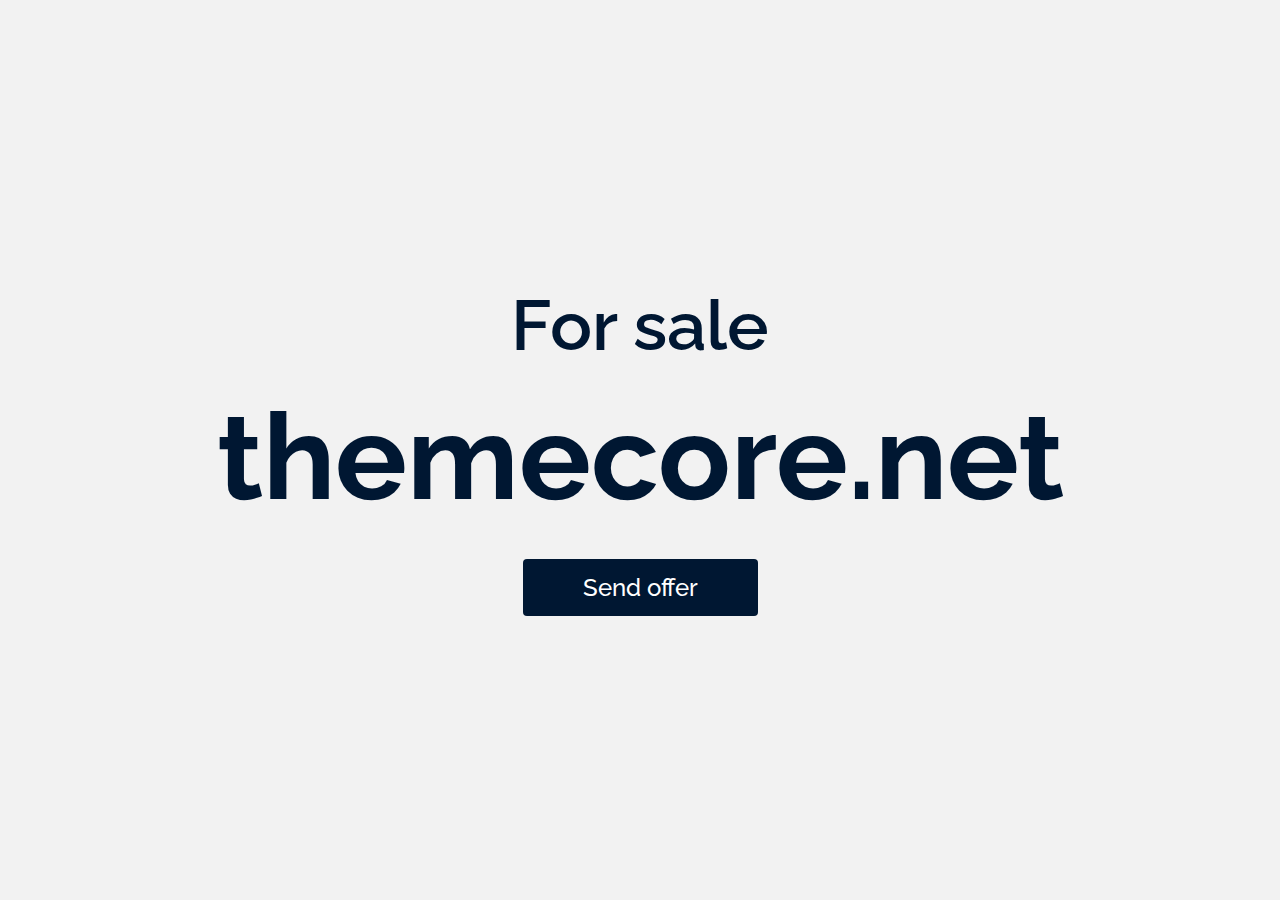
<file: index.html>
<!DOCTYPE html>
<html lang="en">
<head>
    <meta charset="UTF-8">
    <meta name="viewport" content="width=device-width, initial-scale=1.0">
    <title>themecore.net - For sale</title>

    <!-- google font Raleway -->
    <link rel="preconnect" href="https://fonts.googleapis.com">
    <link rel="preconnect" href="https://fonts.gstatic.com" crossorigin>
    <link href="https://fonts.googleapis.com/css2?family=Raleway:ital,wght@0,100..900;1,100..900&family=Red+Hat+Text:ital,wght@0,300..700;1,300..700&display=swap" rel="stylesheet">

    <style>
        * {
            padding: 0;
            margin: 0;
        }
        body {
            font-family: "Raleway", sans-serif;
            color: #001732;
            background: #f2f2f2;
        }
        /* title */
        .for-sale {
            font-size: 100px; font-weight: 600;
        }
        /* theme name */
        .theme-name {
            font-size: 160px; font-weight: 700; margin: 20px 0 32px;
        }
        /* btn */
        .btn {
            display: inline-block; font-size: 24px; color: #FFFFFF; font-weight: 500; background: #001732; padding: 14px 60px; border-radius: 4px; text-decoration: none;
        }
        .btn:hover {
            opacity: 85%;
        }
        /* max width 1280px */
        @media only screen and (max-width: 1280px) {
            /* title */
            .for-sale {
                font-size: 70px;
            }
            /* theme name */
            .theme-name {
                font-size: 120px;
            }
        }
        /* max width 1024px */
        @media only screen and (max-width: 1024px) {
            /* title */
            .for-sale {
                font-size: 40px;
            }
            /* theme name */
            .theme-name {
                font-size: 80px;
            }
        }
        /* max width 640px */
        @media only screen and (max-width: 640px) {
            /* title */
            .for-sale {
                font-size: 30px;
            }
            /* theme name */
            .theme-name {
                font-size: 40px;
            }
            /* btn */
            .btn {
                padding: 10px 30px;
            }
        }
    </style>

</head>
<body>
    <div style="height: 100vh; display: flex; align-items: center; justify-content: center;">
        <div style="text-align: center;">
            <!-- title -->
            <h2 class="for-sale">
                For sale
            </h2>
            <!-- theme name -->
            <h1 class="theme-name">
                themecore.net
            </h1>
            <!-- button -->
            <a href="mailto:contacts.shoriful@gmail.com" class="btn">
                Send offer
            </a>
        </div>
    </div>
</body>
</html>
</file>
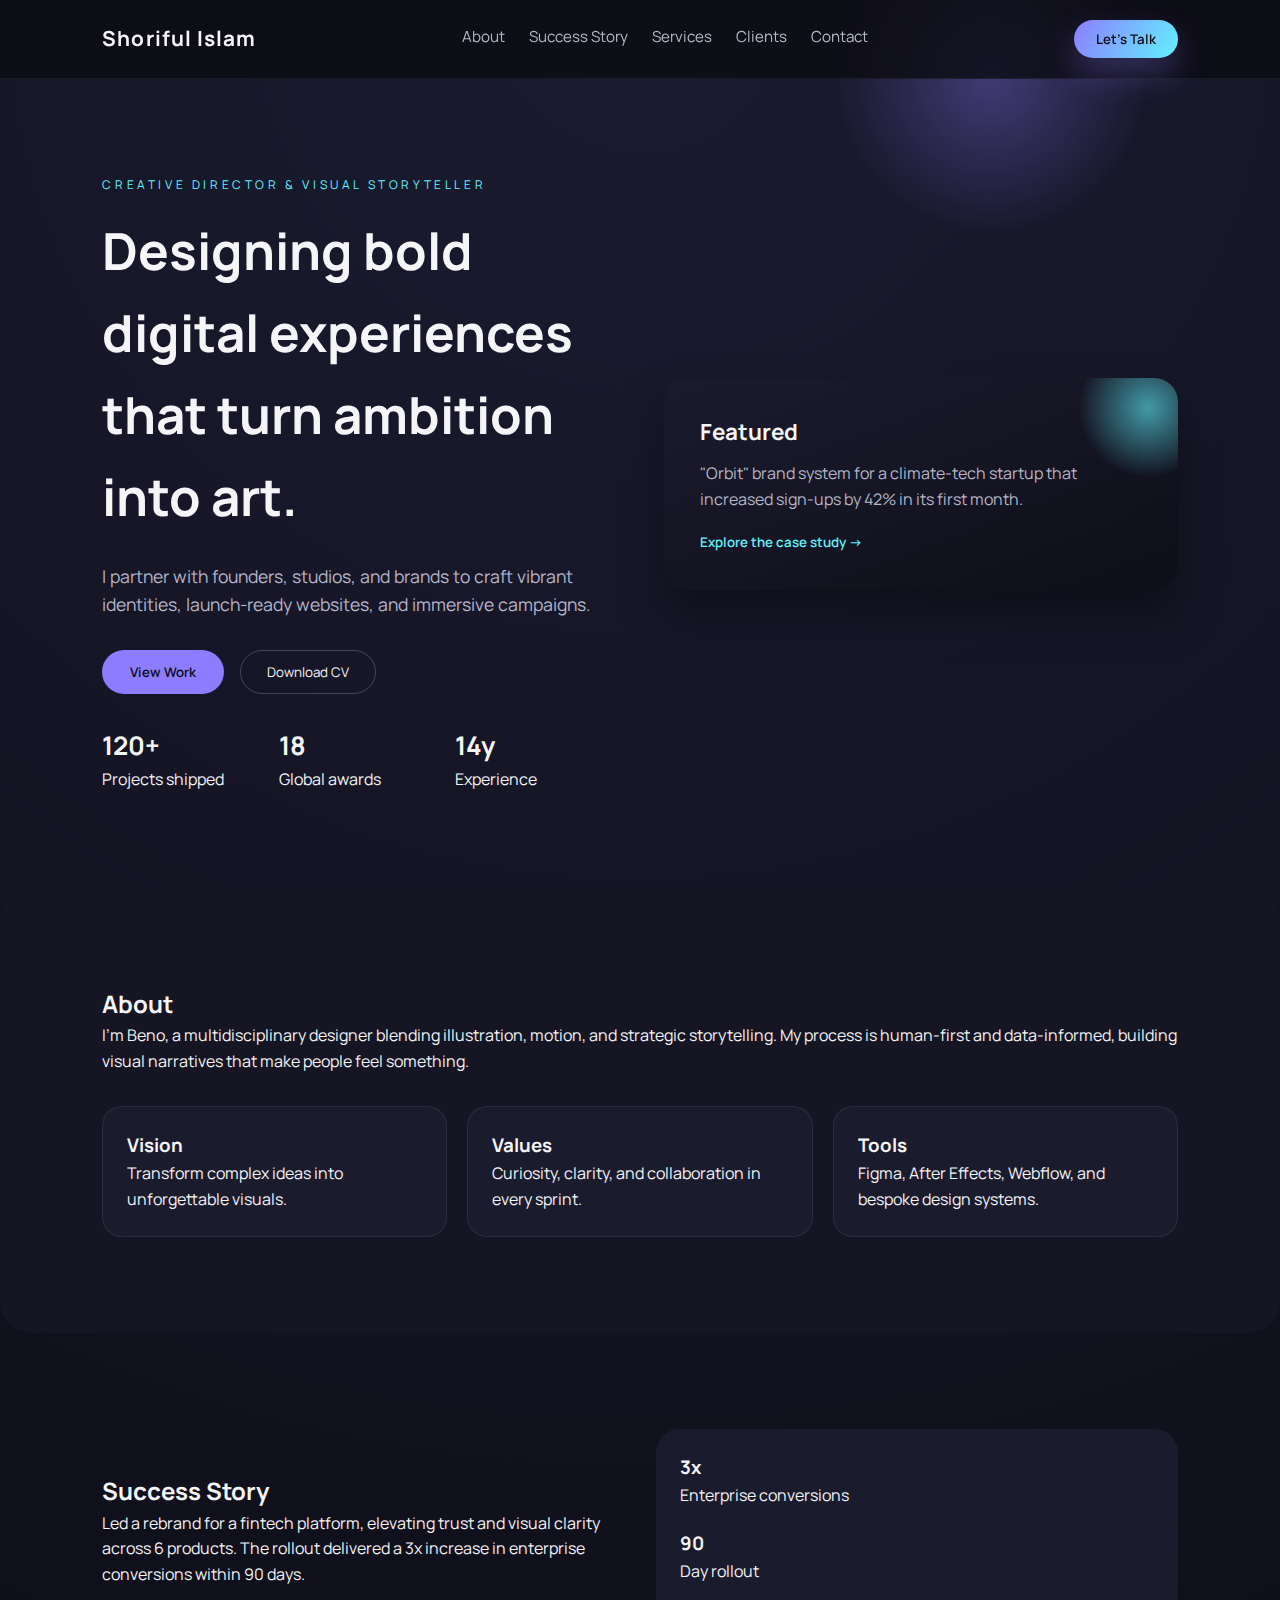
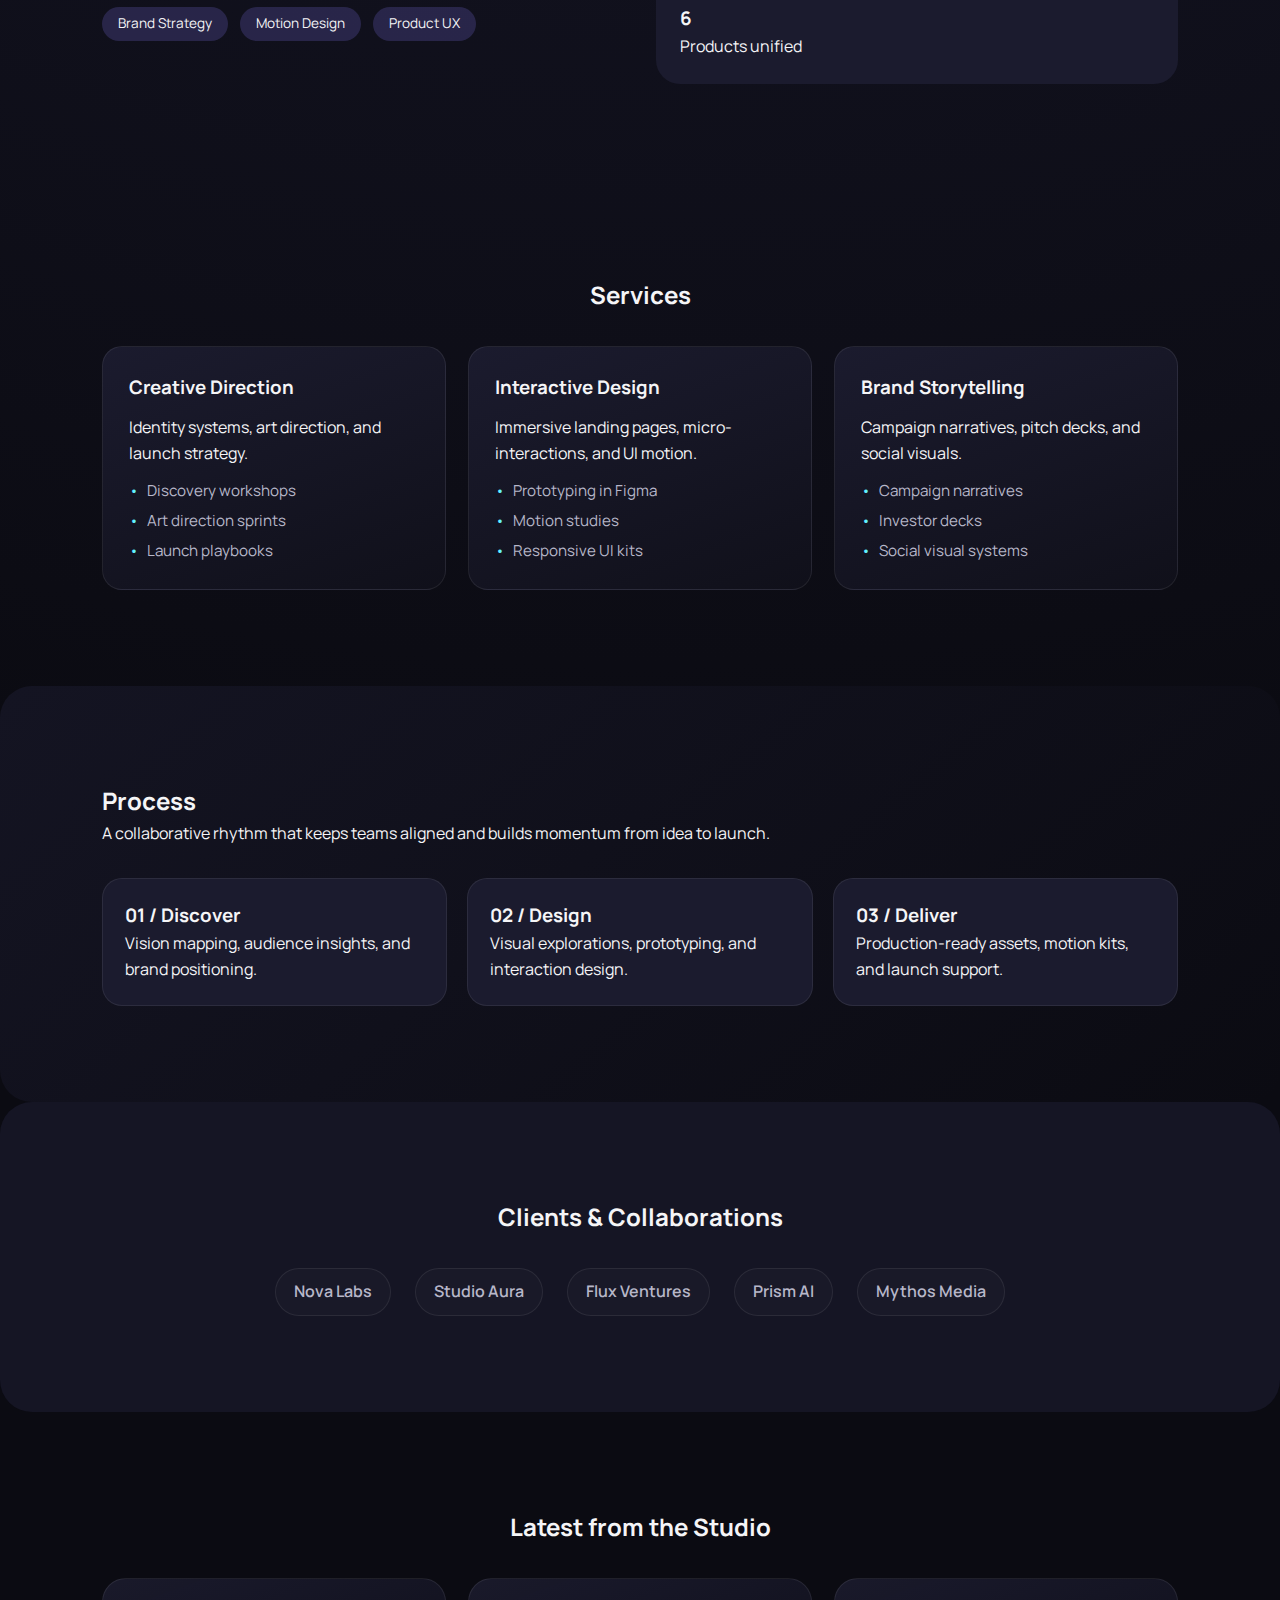
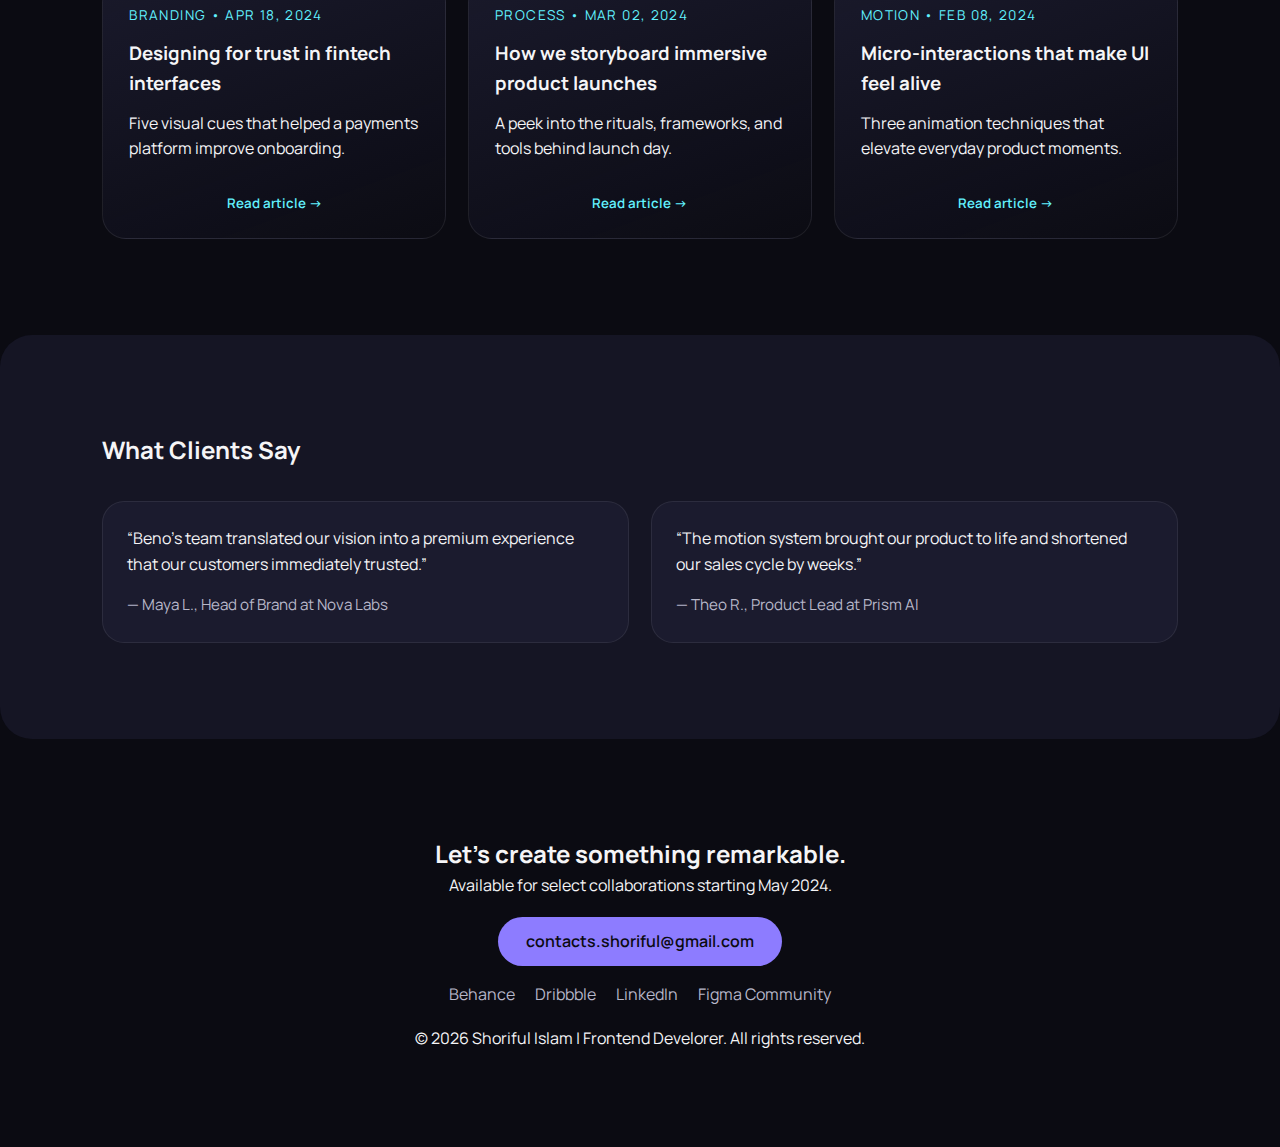
<file: me.html>
<!-- Beno | Creative Portfolio Template -->

<!DOCTYPE html>
<html lang="en">
  <head>
    <meta charset="UTF-8" />
    <meta name="viewport" content="width=device-width, initial-scale=1.0" />
    <title>Shoriful Islam | Frontend Dev | React & Next.js Enthusiast | Building fast, clean & scalable UIs</title>
    <link rel="preconnect" href="https://fonts.googleapis.com" />
    <link rel="preconnect" href="https://fonts.gstatic.com" crossorigin />
    <link
      href="https://fonts.googleapis.com/css2?family=Manrope:wght@300;400;500;600;700;800&display=swap"
      rel="stylesheet"
    />
    <link rel="stylesheet" href="me.css" />
  </head>
  <body>
    <header class="site-header">
      <nav class="nav">
        <a class="logo" href="https://themecore.net/me">Shoriful Islam</a>
        <div class="nav-links">
          <a href="#about">About</a>
          <a href="#story">Success Story</a>
          <a href="#services">Services</a>
          <a href="#clients">Clients</a>
          <a href="#footer">Contact</a>
        </div>
        <button class="cta">Let&apos;s Talk</button>
      </nav>
    </header>

    <main>
      <section id="hero" class="section hero">
        <div class="hero-content">
          <p class="eyebrow">Creative Director &amp; Visual Storyteller</p>
          <h1>
            Designing bold digital experiences that turn ambition into art.
          </h1>
          <p class="subhead">
            I partner with founders, studios, and brands to craft vibrant identities,
            launch-ready websites, and immersive campaigns.
          </p>
          <div class="hero-actions">
            <button class="primary">View Work</button>
            <button class="ghost">Download CV</button>
          </div>
          <div class="hero-stats">
            <div>
              <h3>120+</h3>
              <p>Projects shipped</p>
            </div>
            <div>
              <h3>18</h3>
              <p>Global awards</p>
            </div>
            <div>
              <h3>14y</h3>
              <p>Experience</p>
            </div>
          </div>
        </div>
        <div class="hero-card">
          <div class="pulse"></div>
          <h2>Featured</h2>
          <p>
            "Orbit" brand system for a climate-tech startup that increased
            sign-ups by 42% in its first month.
          </p>
          <button class="link-button">Explore the case study →</button>
        </div>
      </section>

      <section id="about" class="section about">
        <div>
          <h2>About</h2>
          <p>
            I&apos;m Beno, a multidisciplinary designer blending illustration,
            motion, and strategic storytelling. My process is human-first and
            data-informed, building visual narratives that make people feel
            something.
          </p>
        </div>
        <div class="about-grid">
          <div class="card">
            <h3>Vision</h3>
            <p>Transform complex ideas into unforgettable visuals.</p>
          </div>
          <div class="card">
            <h3>Values</h3>
            <p>Curiosity, clarity, and collaboration in every sprint.</p>
          </div>
          <div class="card">
            <h3>Tools</h3>
            <p>Figma, After Effects, Webflow, and bespoke design systems.</p>
          </div>
        </div>
      </section>

      <section id="story" class="section story">
        <div class="story-highlight">
          <h2>Success Story</h2>
          <p>
            Led a rebrand for a fintech platform, elevating trust and visual
            clarity across 6 products. The rollout delivered a 3x increase in
            enterprise conversions within 90 days.
          </p>
          <div class="story-tags">
            <span>Brand Strategy</span>
            <span>Motion Design</span>
            <span>Product UX</span>
          </div>
        </div>
        <div class="story-metrics">
          <div>
            <h3>3x</h3>
            <p>Enterprise conversions</p>
          </div>
          <div>
            <h3>90</h3>
            <p>Day rollout</p>
          </div>
          <div>
            <h3>6</h3>
            <p>Products unified</p>
          </div>
        </div>
      </section>

      <section id="services" class="section services">
        <h2>Services</h2>
        <div class="service-grid">
          <article>
            <h3>Creative Direction</h3>
            <p>Identity systems, art direction, and launch strategy.</p>
            <ul>
              <li>Discovery workshops</li>
              <li>Art direction sprints</li>
              <li>Launch playbooks</li>
            </ul>
          </article>
          <article>
            <h3>Interactive Design</h3>
            <p>Immersive landing pages, micro-interactions, and UI motion.</p>
            <ul>
              <li>Prototyping in Figma</li>
              <li>Motion studies</li>
              <li>Responsive UI kits</li>
            </ul>
          </article>
          <article>
            <h3>Brand Storytelling</h3>
            <p>Campaign narratives, pitch decks, and social visuals.</p>
            <ul>
              <li>Campaign narratives</li>
              <li>Investor decks</li>
              <li>Social visual systems</li>
            </ul>
          </article>
        </div>
      </section>

      <section id="process" class="section process">
        <div>
          <h2>Process</h2>
          <p>
            A collaborative rhythm that keeps teams aligned and builds momentum from
            idea to launch.
          </p>
        </div>
        <div class="process-steps">
          <article>
            <h3>01 / Discover</h3>
            <p>Vision mapping, audience insights, and brand positioning.</p>
          </article>
          <article>
            <h3>02 / Design</h3>
            <p>Visual explorations, prototyping, and interaction design.</p>
          </article>
          <article>
            <h3>03 / Deliver</h3>
            <p>Production-ready assets, motion kits, and launch support.</p>
          </article>
        </div>
      </section>

      <section id="clients" class="section clients">
        <h2>Clients &amp; Collaborations</h2>
        <div class="client-row">
          <span>Nova Labs</span>
          <span>Studio Aura</span>
          <span>Flux Ventures</span>
          <span>Prism AI</span>
          <span>Mythos Media</span>
        </div>
      </section>

      <section id="blog" class="section blog">
        <h2>Latest from the Studio</h2>
        <div class="blog-grid">
          <article class="blog-card">
            <p class="blog-meta">Branding • Apr 18, 2024</p>
            <h3>Designing for trust in fintech interfaces</h3>
            <p>Five visual cues that helped a payments platform improve onboarding.</p>
            <button class="link-button">Read article →</button>
          </article>
          <article class="blog-card">
            <p class="blog-meta">Process • Mar 02, 2024</p>
            <h3>How we storyboard immersive product launches</h3>
            <p>A peek into the rituals, frameworks, and tools behind launch day.</p>
            <button class="link-button">Read article →</button>
          </article>
          <article class="blog-card">
            <p class="blog-meta">Motion • Feb 08, 2024</p>
            <h3>Micro-interactions that make UI feel alive</h3>
            <p>Three animation techniques that elevate everyday product moments.</p>
            <button class="link-button">Read article →</button>
          </article>
        </div>
      </section>

      <section id="testimonials" class="section testimonials">
        <h2>What Clients Say</h2>
        <div class="testimonial-grid">
          <article>
            <p>
              “Beno’s team translated our vision into a premium experience that
              our customers immediately trusted.”
            </p>
            <span>— Maya L., Head of Brand at Nova Labs</span>
          </article>
          <article>
            <p>
              “The motion system brought our product to life and shortened our
              sales cycle by weeks.”
            </p>
            <span>— Theo R., Product Lead at Prism AI</span>
          </article>
        </div>
      </section>
    </main>

    <footer id="footer" class="section footer">
      <div>
        <h2>Let&apos;s create something remarkable.</h2>
        <p>Available for select collaborations starting May 2024.</p>
      </div>
      <div class="footer-actions">
        <a href="mailto:contacts.shoriful@gmail.com" class="primary">contacts.shoriful@gmail.com </a>
        <div class="socials">
          <a target="_blank" href="https://www.behance.net/" target="_blank" rel="noreferrer">Behance</a>
          <a target="_blank" href="https://dribbble.com/" target="_blank" rel="noreferrer">Dribbble</a>
          <a target="_blank" href="https://www.linkedin.com/in/shorifulakash" target="_blank" rel="noreferrer">LinkedIn</a>
          <a target="_blank" href="https://bead-shore-00929768.figma.site" target="_blank" rel="noreferrer">Figma Community</a>
        </div>
      </div>
      <p class="copyright">© 2026 Shoriful Islam | Frontend Develorer. All rights reserved.</p>
    </footer>
  </body>
</html>
</file>
<file: me.css>
:root {
  color-scheme: light;
  font-family: "Manrope", system-ui, sans-serif;
  --bg: #0b0b12;
  --bg-soft: #151524;
  --text: #f5f5f7;
  --muted: #b7b7c9;
  --accent: #8d7cff;
  --accent-2: #62f2ff;
  --card: #1b1b2e;
  --shadow: rgba(0, 0, 0, 0.35);
}

* {
  box-sizing: border-box;
  margin: 0;
  padding: 0;
}

body {
  background: radial-gradient(circle at top, #1b1b31 0%, #0b0b12 55%);
  color: var(--text);
  line-height: 1.6;
  overflow-x: hidden;
}

a {
  color: inherit;
  text-decoration: none;
}

.section {
  padding: 96px 8vw;
  display: grid;
  gap: 32px;
  animation: fadeUp 0.9s ease both;
  position: relative;
}

.site-header {
  position: sticky;
  top: 0;
  z-index: 10;
  background: rgba(11, 11, 18, 0.8);
  backdrop-filter: blur(12px);
  border-bottom: 1px solid rgba(255, 255, 255, 0.06);
}

.nav {
  display: flex;
  align-items: center;
  justify-content: space-between;
  padding: 20px 8vw;
  animation: slideDown 0.8s ease both;
}

.nav-links {
  display: flex;
  gap: 24px;
  font-size: 0.95rem;
  color: var(--muted);
}

.nav-links a {
  position: relative;
  padding-bottom: 4px;
}

.nav-links a::after {
  content: "";
  position: absolute;
  left: 0;
  bottom: 0;
  width: 100%;
  height: 2px;
  background: linear-gradient(90deg, var(--accent), var(--accent-2));
  transform: scaleX(0);
  transform-origin: left;
  transition: transform 0.3s ease;
}

.nav-links a:hover::after {
  transform: scaleX(1);
}

.logo {
  font-size: 1.3rem;
  font-weight: 700;
  letter-spacing: 0.05em;
}

button {
  border: none;
  cursor: pointer;
  font-family: inherit;
}

.cta {
  padding: 10px 22px;
  border-radius: 999px;
  background: linear-gradient(120deg, var(--accent), var(--accent-2));
  color: #0b0b12;
  font-weight: 600;
  box-shadow: 0 16px 32px rgba(141, 124, 255, 0.3);
}

.hero {
  grid-template-columns: repeat(auto-fit, minmax(280px, 1fr));
  align-items: center;
  gap: 48px;
  position: relative;
}

.hero::before {
  content: "";
  position: absolute;
  inset: -20% 10% auto auto;
  width: 320px;
  height: 320px;
  background: radial-gradient(circle, rgba(141, 124, 255, 0.35), transparent 70%);
  filter: blur(0px);
  animation: drift 12s ease-in-out infinite;
  z-index: -1;
}

.hero-content h1 {
  font-size: clamp(2.5rem, 4vw, 3.8rem);
  margin: 16px 0 24px;
}

.hero-content .subhead {
  color: var(--muted);
  font-size: 1.1rem;
}

.eyebrow {
  text-transform: uppercase;
  letter-spacing: 0.3em;
  font-size: 0.75rem;
  color: var(--accent-2);
}

.hero-actions {
  display: flex;
  gap: 16px;
  margin: 32px 0;
}

.primary {
  background: var(--accent);
  color: #0b0b12;
  padding: 12px 28px;
  border-radius: 999px;
  font-weight: 600;
  transition: transform 0.3s ease, box-shadow 0.3s ease;
}

.primary:hover {
  transform: translateY(-2px);
  box-shadow: 0 18px 34px rgba(141, 124, 255, 0.35);
}

.ghost {
  background: transparent;
  border: 1px solid rgba(255, 255, 255, 0.2);
  color: var(--text);
  padding: 12px 26px;
  border-radius: 999px;
}

.hero-stats {
  display: grid;
  grid-template-columns: repeat(auto-fit, minmax(120px, 1fr));
  gap: 16px;
  margin-top: 24px;
}

.hero-stats h3 {
  font-size: 1.6rem;
}

.hero-card {
  background: linear-gradient(160deg, rgba(27, 27, 46, 0.9), rgba(11, 11, 18, 0.7));
  border-radius: 24px;
  padding: 36px;
  box-shadow: 0 25px 45px var(--shadow);
  position: relative;
  overflow: hidden;
  animation: float 6s ease-in-out infinite;
}

.hero-photo {
  background: var(--card);
  border-radius: 24px;
  padding: 16px;
  display: grid;
  gap: 12px;
  border: 1px solid rgba(255, 255, 255, 0.08);
  animation: fadeUp 1s ease 0.2s both;
}

.hero-photo img {
  width: 100%;
  border-radius: 20px;
  object-fit: cover;
  aspect-ratio: 4 / 5;
  filter: saturate(1.1);
  transition: transform 0.6s ease;
}

.hero-photo:hover img {
  transform: scale(1.02);
}

.hero-photo figcaption {
  color: var(--muted);
  font-size: 0.9rem;
}

.hero-card h2 {
  font-size: 1.4rem;
  margin-bottom: 12px;
}

.hero-card p {
  color: var(--muted);
}

.link-button {
  margin-top: 20px;
  background: transparent;
  color: var(--accent-2);
  font-weight: 600;
}

.pulse {
  position: absolute;
  top: -40px;
  right: -40px;
  width: 140px;
  height: 140px;
  border-radius: 50%;
  background: radial-gradient(circle, rgba(98, 242, 255, 0.6), transparent 70%);
  animation: pulse 4s ease-in-out infinite;
}

.about {
  background: var(--bg-soft);
  border-radius: 32px;
}

.about-grid {
  display: grid;
  grid-template-columns: repeat(auto-fit, minmax(200px, 1fr));
  gap: 20px;
}

.card {
  background: var(--card);
  padding: 24px;
  border-radius: 20px;
  border: 1px solid rgba(255, 255, 255, 0.08);
  transition: transform 0.4s ease, box-shadow 0.4s ease;
  animation: floatSoft 8s ease-in-out infinite;
}

.card:hover {
  transform: translateY(-6px);
  box-shadow: 0 18px 35px rgba(0, 0, 0, 0.25);
}

.story {
  grid-template-columns: repeat(auto-fit, minmax(260px, 1fr));
  align-items: center;
}

.story-tags {
  display: flex;
  flex-wrap: wrap;
  gap: 12px;
  margin-top: 20px;
}

.story-tags span {
  padding: 6px 16px;
  border-radius: 999px;
  background: rgba(141, 124, 255, 0.2);
  font-size: 0.85rem;
}

.story-metrics {
  display: grid;
  gap: 20px;
  background: var(--card);
  padding: 24px;
  border-radius: 24px;
}

.services h2,
.clients h2 {
  text-align: center;
}

.service-grid {
  display: grid;
  grid-template-columns: repeat(auto-fit, minmax(220px, 1fr));
  gap: 22px;
}

.service-grid article {
  padding: 26px;
  border-radius: 20px;
  background: linear-gradient(160deg, #1b1b2e, #10101a);
  border: 1px solid rgba(255, 255, 255, 0.08);
  transition: transform 0.4s ease, box-shadow 0.4s ease;
  animation: fadeUp 0.8s ease both;
  display: grid;
  gap: 12px;
}

.service-grid article:hover {
  transform: translateY(-8px);
  box-shadow: 0 18px 32px rgba(0, 0, 0, 0.3);
}

.service-grid ul {
  list-style: none;
  display: grid;
  gap: 6px;
  color: var(--muted);
  font-size: 0.95rem;
}

.service-grid li::before {
  content: "•";
  color: var(--accent-2);
  margin-right: 8px;
}

.process {
  background: linear-gradient(140deg, rgba(21, 21, 36, 0.9), rgba(11, 11, 18, 0.7));
  border-radius: 32px;
}

.process-steps {
  display: grid;
  grid-template-columns: repeat(auto-fit, minmax(220px, 1fr));
  gap: 20px;
}

.process-steps article {
  background: var(--card);
  padding: 22px;
  border-radius: 20px;
  border: 1px solid rgba(255, 255, 255, 0.08);
  animation: floatSoft 7s ease-in-out infinite;
}

.clients {
  background: var(--bg-soft);
  border-radius: 32px;
  text-align: center;
}

.client-row {
  display: flex;
  flex-wrap: wrap;
  gap: 24px;
  justify-content: center;
  color: var(--muted);
  font-weight: 600;
}

.client-row span {
  padding: 10px 18px;
  border-radius: 999px;
  border: 1px solid rgba(255, 255, 255, 0.08);
  background: rgba(255, 255, 255, 0.02);
  transition: transform 0.4s ease;
}

.client-row span:hover {
  transform: translateY(-4px);
}

.blog {
  text-align: center;
}

.blog-grid {
  display: grid;
  grid-template-columns: repeat(auto-fit, minmax(220px, 1fr));
  gap: 22px;
  text-align: left;
}

.blog-card {
  padding: 26px;
  border-radius: 24px;
  background: linear-gradient(160deg, rgba(27, 27, 46, 0.9), rgba(12, 12, 20, 0.8));
  border: 1px solid rgba(255, 255, 255, 0.08);
  display: grid;
  gap: 12px;
  transition: transform 0.4s ease, box-shadow 0.4s ease;
  animation: fadeUp 0.8s ease both;
}

.blog-card:hover {
  transform: translateY(-8px);
  box-shadow: 0 22px 40px rgba(0, 0, 0, 0.35);
}

.blog-meta {
  font-size: 0.85rem;
  letter-spacing: 0.1em;
  text-transform: uppercase;
  color: var(--accent-2);
}

.testimonials {
  background: var(--bg-soft);
  border-radius: 32px;
}

.testimonial-grid {
  display: grid;
  grid-template-columns: repeat(auto-fit, minmax(240px, 1fr));
  gap: 22px;
}

.testimonial-grid article {
  padding: 24px;
  border-radius: 22px;
  background: var(--card);
  border: 1px solid rgba(255, 255, 255, 0.08);
  display: grid;
  gap: 16px;
  animation: fadeUp 0.9s ease both;
}

.testimonial-grid span {
  color: var(--muted);
  font-size: 0.95rem;
}

.footer {
  text-align: center;
  gap: 18px;
}

.footer-actions {
  display: flex;
  flex-direction: column;
  gap: 16px;
  align-items: center;
}

.socials {
  display: flex;
  gap: 20px;
  color: var(--muted);
}

.socials a:hover {
  color: var(--accent-2);
}

@keyframes fadeUp {
  from {
    opacity: 0;
    transform: translateY(16px);
  }
  to {
    opacity: 1;
    transform: translateY(0);
  }
}

@keyframes slideDown {
  from {
    opacity: 0;
    transform: translateY(-20px);
  }
  to {
    opacity: 1;
    transform: translateY(0);
  }
}

@keyframes float {
  0%,
  100% {
    transform: translateY(0);
  }
  50% {
    transform: translateY(-12px);
  }
}

@keyframes floatSoft {
  0%,
  100% {
    transform: translateY(0);
  }
  50% {
    transform: translateY(-6px);
  }
}

@keyframes drift {
  0%,
  100% {
    transform: translateY(0) translateX(0);
  }
  50% {
    transform: translateY(20px) translateX(-10px);
  }
}

@keyframes pulse {
  0%,
  100% {
    transform: scale(0.9);
    opacity: 0.6;
  }
  50% {
    transform: scale(1.1);
    opacity: 0.9;
  }
}

@media (max-width: 860px) {
  .nav-links {
    display: none;
  }

  .hero-actions {
    flex-direction: column;
    align-items: flex-start;
  }

  .footer-actions {
    width: 100%;
  }
}
</file>
